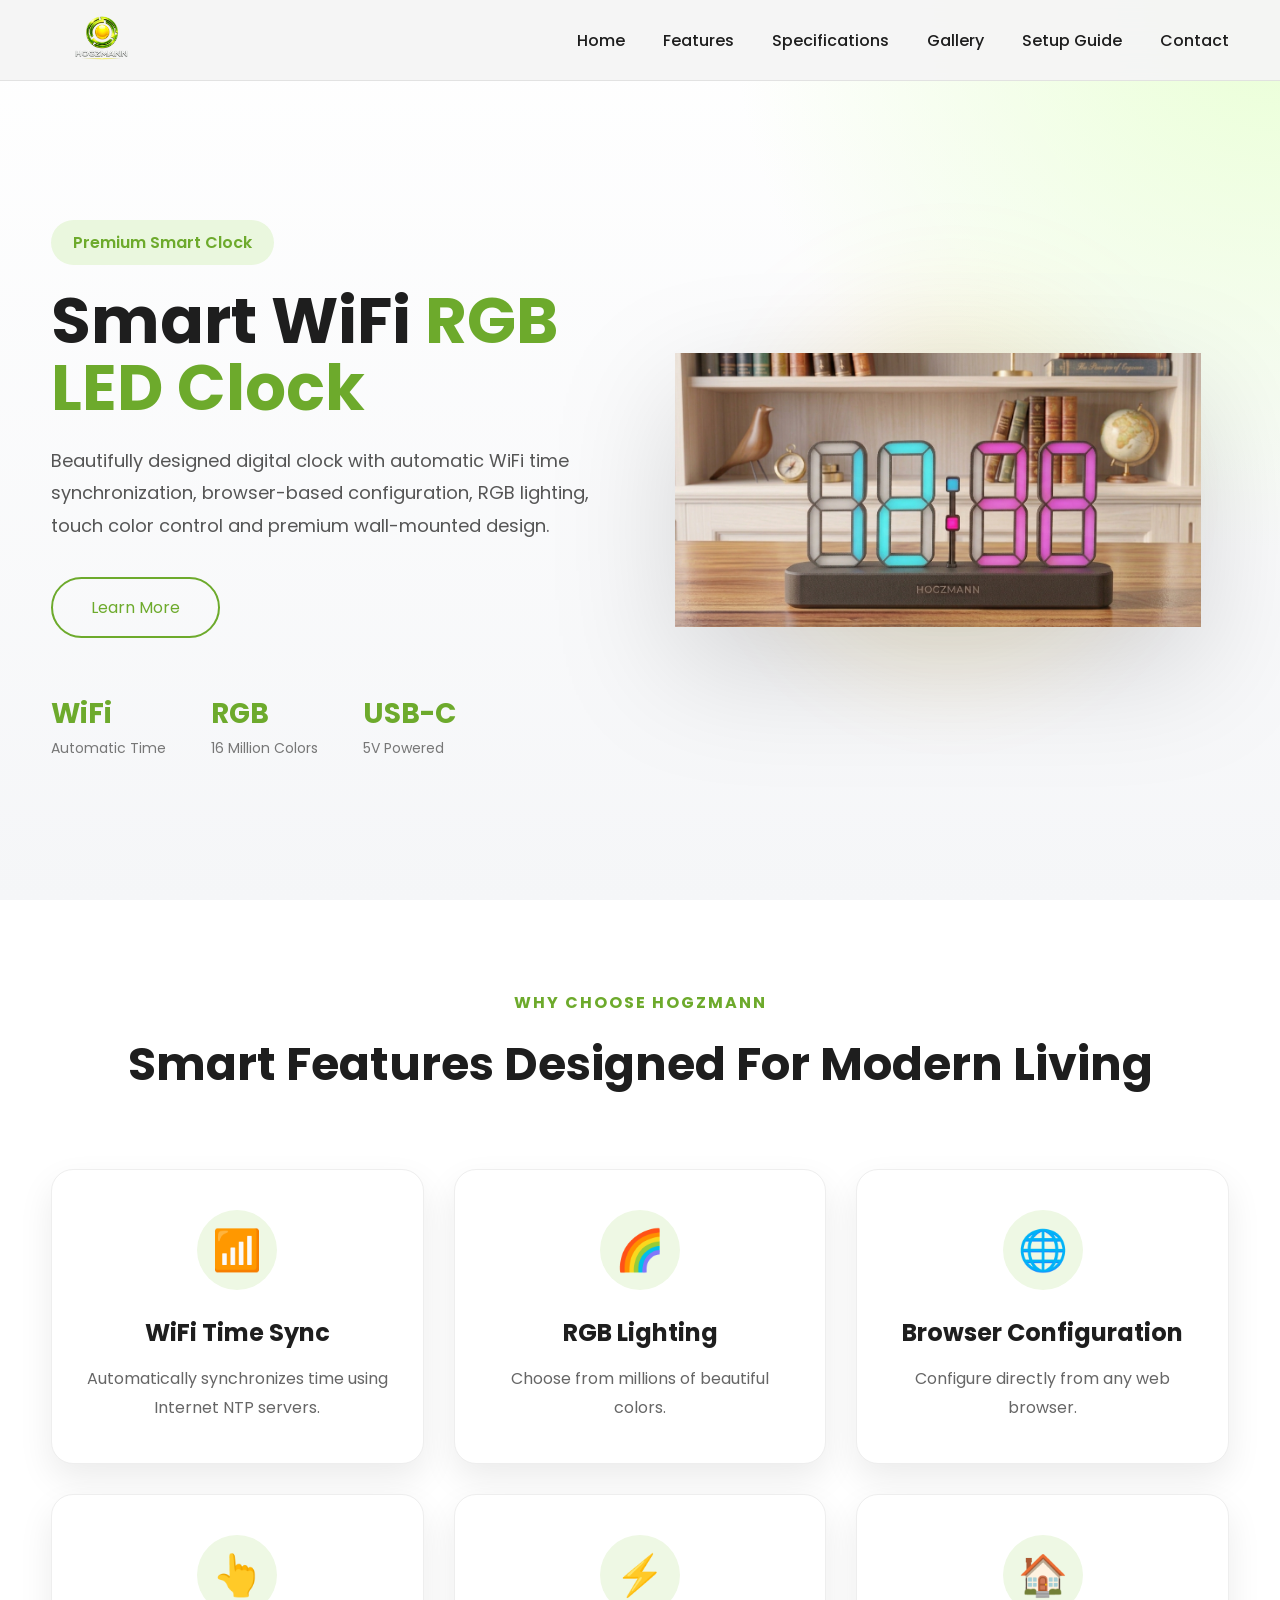
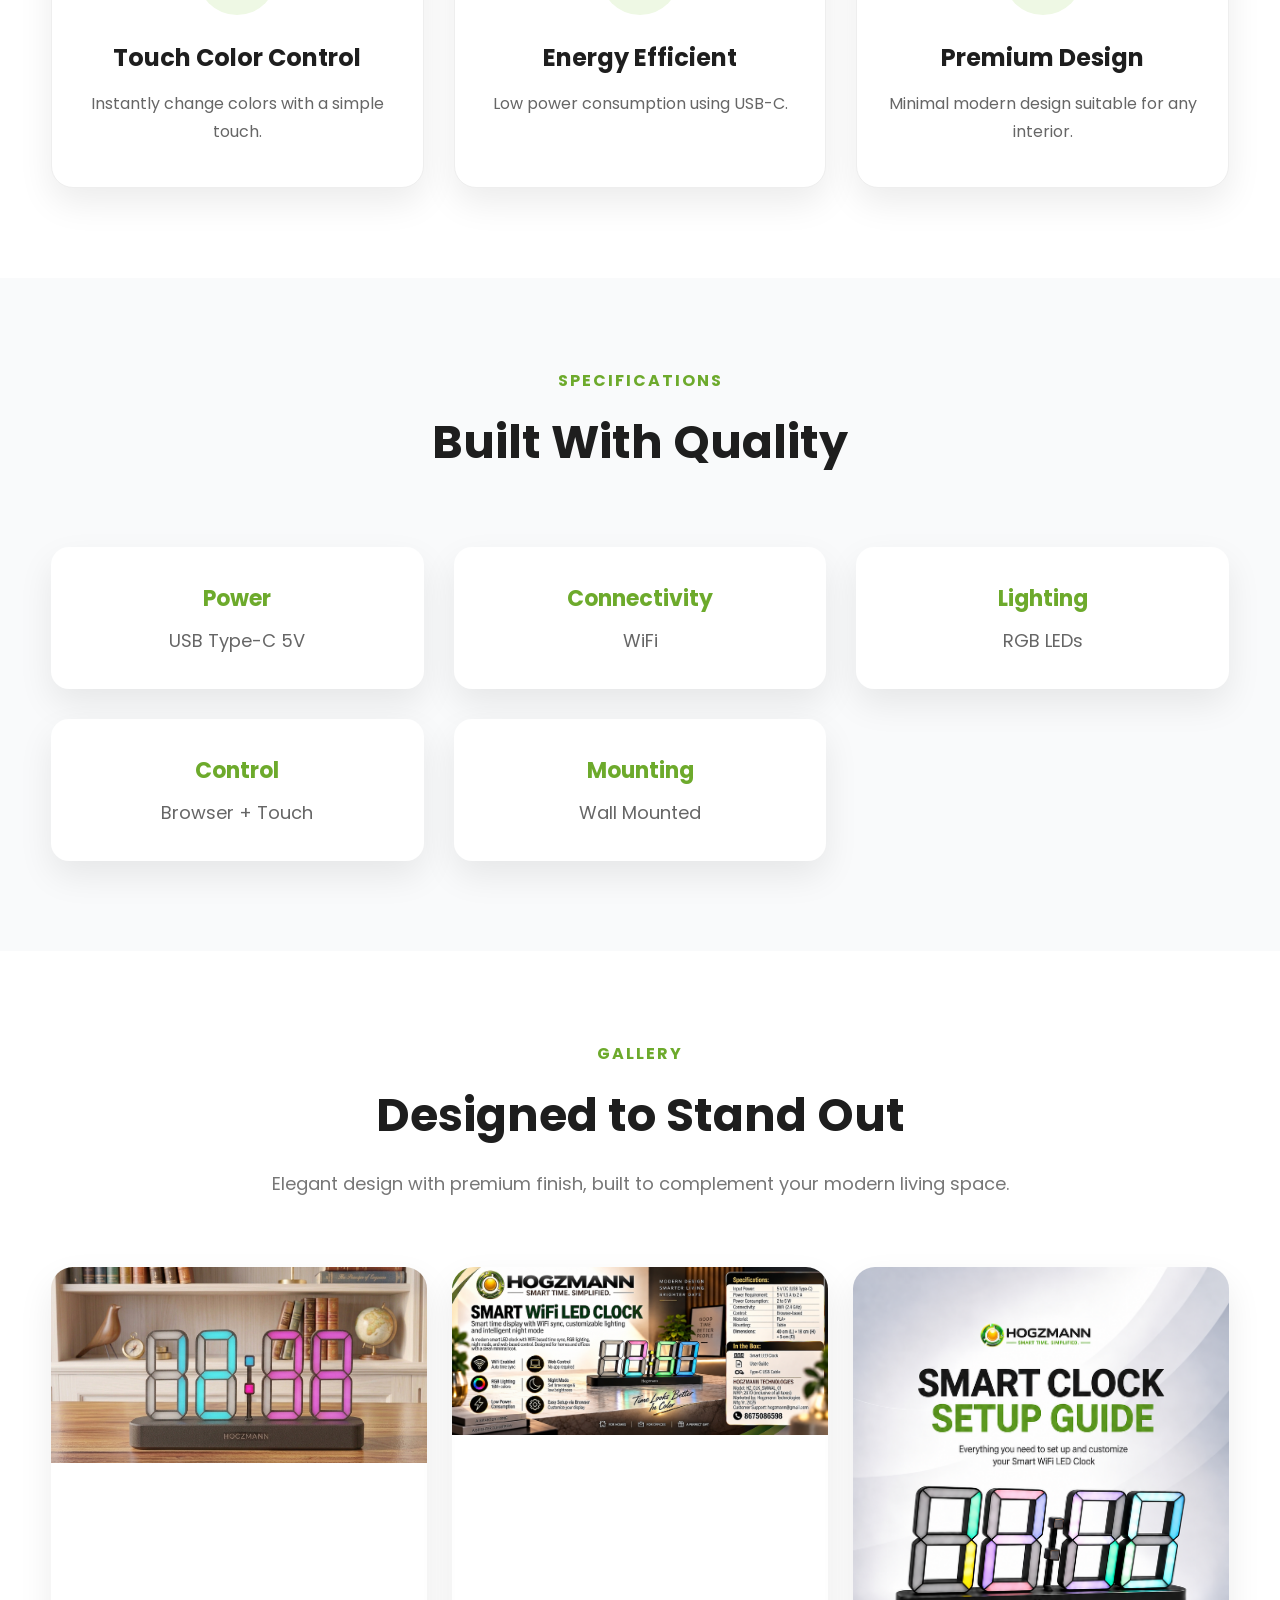
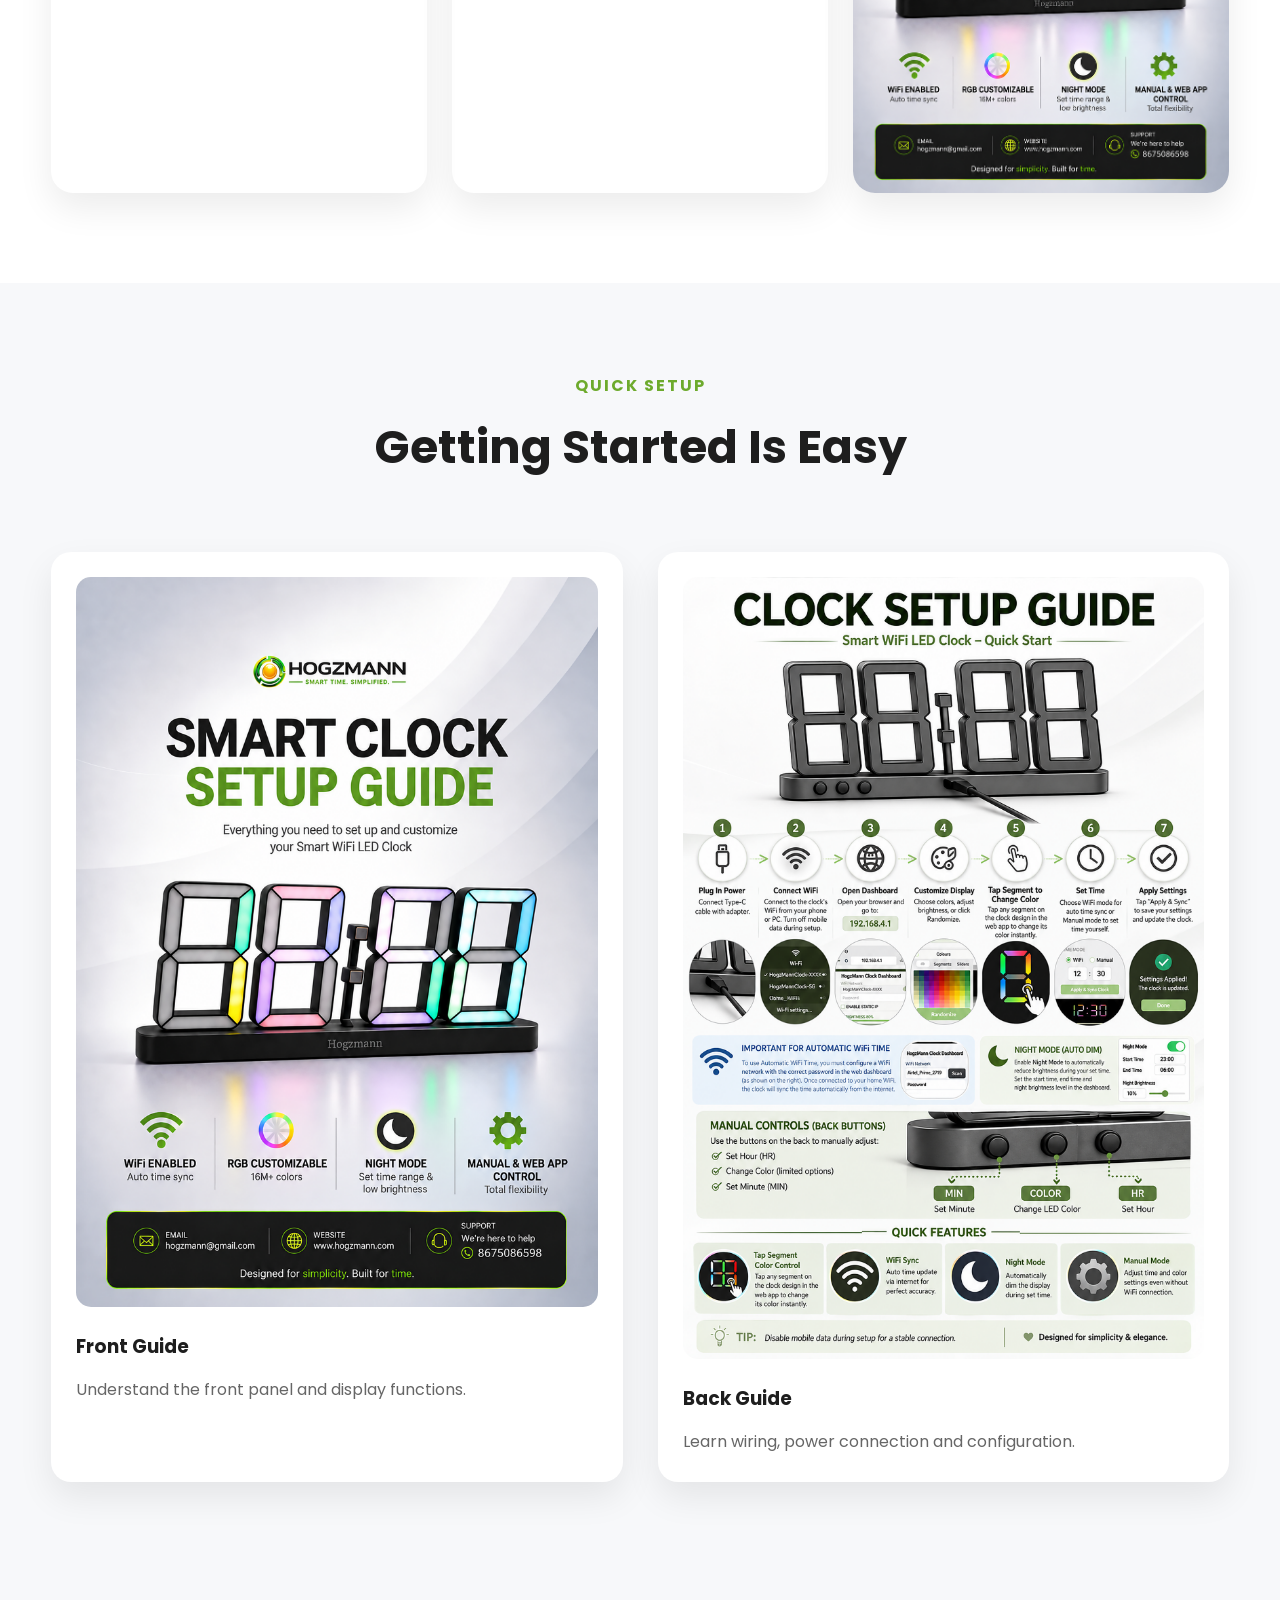
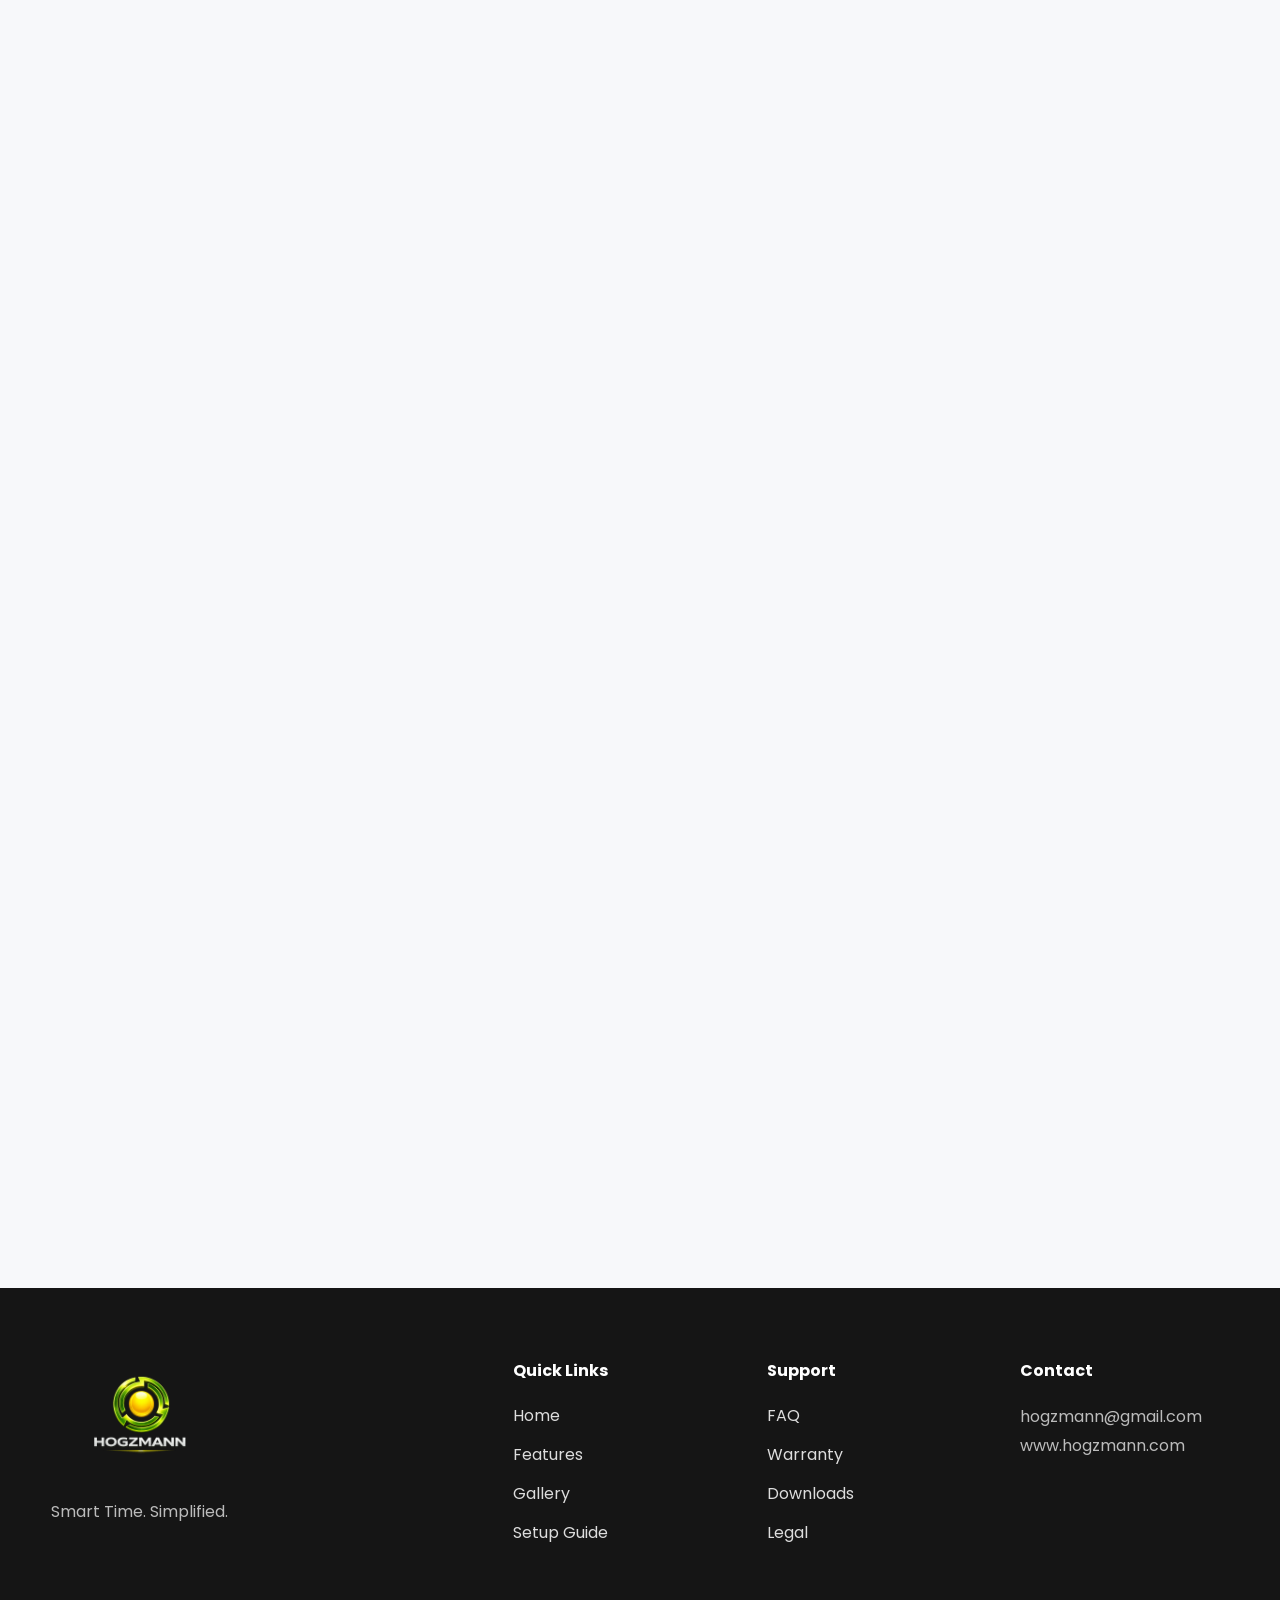
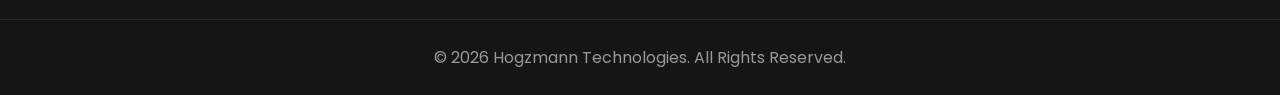
<file: index.html>
<!DOCTYPE html>
<html lang="en">

<head>

    <meta charset="UTF-8">

    <meta name="viewport" content="width=device-width, initial-scale=1.0">

    <title>Hogzmann Technologies | Smart WiFi LED Clock</title>

    <meta name="description"
        content="Premium Smart WiFi RGB LED Clock designed by Hogzmann Technologies. Elegant. Intelligent. Built for modern homes.">

    <meta name="keywords"
        content="LED Clock, WiFi Clock, RGB Clock, ESP32 Clock, Hogzmann, Smart Clock">

    <meta name="author"
        content="Hogzmann Technologies">

    <link rel="icon" href="favicon.ico">

    <link rel="preconnect" href="https://fonts.googleapis.com">

    <link rel="preconnect"
        href="https://fonts.gstatic.com"
        crossorigin>

    <link href="https://fonts.googleapis.com/css2?family=Poppins:wght@300;400;500;600;700;800&display=swap"
        rel="stylesheet">

    <link rel="stylesheet"
        href="css/style.css">

    <link rel="stylesheet"
        href="css/responsive.css">

    <link rel="stylesheet"
        href="css/animation.css">

</head>

<body>

<div class="loader">

    <div class="loader-logo">

        <img src="images/logo.png"
            alt="Hogzmann">

    </div>

</div>



<header class="header">

    <div class="container">

        <div class="logo">

            <img src="images/logo.png"
                alt="Hogzmann Logo">

        </div>

        <nav class="navbar">

            <ul>

                <li><a href="#home">Home</a></li>

                <li><a href="#features">Features</a></li>

                <li><a href="#specifications">Specifications</a></li>

                <li><a href="#gallery">Gallery</a></li>

                <li><a href="#setup">Setup Guide</a></li>

                <li><a href="#contact">Contact</a></li>

            </ul>

        </nav>

    </div>

</header>



<section id="home"
    class="hero">

    <div class="container hero-grid">

        <div class="hero-left">

            <span class="badge">

                Premium Smart Clock

            </span>

            <h1>

                Smart WiFi

                <span>

                    RGB LED Clock

                </span>

            </h1>

            <p>

                Beautifully designed digital clock with automatic WiFi time synchronization,

                browser-based configuration,

                RGB lighting,

                touch color control

                and premium wall-mounted design.

            </p>

            <div class="hero-buttons">

                <a href="#features"
                    class="btn-secondary">

                    Learn More

                </a>

            </div>

            <div class="hero-stats">

                <div>

                    <h3>WiFi</h3>

                    <span>Automatic Time</span>

                </div>

                <div>

                    <h3>RGB</h3>

                    <span>16 Million Colors</span>

                </div>

                <div>

                    <h3>USB-C</h3>

                    <span>5V Powered</span>

                </div>

            </div>

        </div>



        <div class="hero-right">

            <div class="rgb-glow"></div>

            <img src="images/hero-clock.png"
                alt="Hogzmann Smart Clock"
                class="hero-clock">

        </div>

    </div>

</section>



<section id="features"
    class="features">

    <div class="container">

        <div class="section-title">

            <span>Why Choose Hogzmann</span>

            <h2>

                Smart Features Designed

                For Modern Living

            </h2>

        </div>

        <div class="feature-grid">

            <div class="feature-card">

                <div class="icon">

                    📶

                </div>

                <h3>

                    WiFi Time Sync

                </h3>

                <p>

                    Automatically synchronizes time using Internet NTP servers.

                </p>

            </div>

            <div class="feature-card">

                <div class="icon">

                    🌈

                </div>

                <h3>

                    RGB Lighting

                </h3>

                <p>

                    Choose from millions of beautiful colors.

                </p>

            </div>
			
            <div class="feature-card">

                <div class="icon">

                    🌐

                </div>

                <h3>

                    Browser Configuration

                </h3>

                <p>

                    Configure directly from any web browser.

                </p>

            </div>

            <div class="feature-card">

                <div class="icon">

                    👆

                </div>

                <h3>

                    Touch Color Control

                </h3>

                <p>

                    Instantly change colors with a simple touch.

                </p>

            </div>

            <div class="feature-card">

                <div class="icon">

                    ⚡

                </div>

                <h3>

                    Energy Efficient

                </h3>

                <p>

                    Low power consumption using USB-C.

                </p>

            </div>

            <div class="feature-card">

                <div class="icon">

                    🏠

                </div>

                <h3>

                    Premium Design

                </h3>

                <p>

                    Minimal modern design suitable for any interior.

                </p>

            </div>

        </div>

    </div>

</section>



<section id="specifications"
    class="specifications">

    <div class="container">

        <div class="section-title">

            <span>Specifications</span>

            <h2>

                Built With Quality

            </h2>

        </div>

        <div class="spec-grid">

            <div class="spec-card">

                <h4>Power</h4>

                <p>USB Type-C 5V</p>

            </div>

            <div class="spec-card">

                <h4>Connectivity</h4>

                <p>WiFi</p>

            </div>

            <div class="spec-card">

                <h4>Lighting</h4>

                <p>RGB LEDs</p>

            </div>

            <div class="spec-card">

                <h4>Control</h4>

                <p>Browser + Touch</p>

            </div>

            <div class="spec-card">

                <h4>Mounting</h4>

                <p>Wall Mounted</p>

            </div>

        </div>

    </div>

</section>

<!-- ===================== GALLERY ===================== -->

<section id="gallery" class="gallery">

    <div class="container">

        <div class="section-title">

            <span>Gallery</span>

            <h2>Designed to Stand Out</h2>

            <p>
                Elegant design with premium finish, built to complement
                your modern living space.
            </p>

        </div>

        <div class="gallery-grid">

            <div class="gallery-item">
                <img src="images/hero-clock.png" alt="Clock Front">
            </div>

            <div class="gallery-item">
                <img src="images/package.png" alt="Packaging">
            </div>

            <div class="gallery-item">
                <img src="images/setup-front.png" alt="Setup Guide">
            </div>

        </div>

    </div>

</section>



<!-- ===================== SETUP GUIDE ===================== -->

<section id="setup" class="setup">

    <div class="container">

        <div class="section-title">

            <span>Quick Setup</span>

            <h2>Getting Started Is Easy</h2>

        </div>

        <div class="setup-grid">

            <div class="setup-card">

                <img src="images/setup-front.png"
                    alt="Front Guide">

                <h3>Front Guide</h3>

                <p>
                    Understand the front panel and display functions.
                </p>

            </div>

            <div class="setup-card">

                <img src="images/setup-back.png"
                    alt="Back Guide">

                <h3>Back Guide</h3>

                <p>
                    Learn wiring, power connection and configuration.
                </p>

            </div>

        </div>

    </div>

</section>



<!-- ===================== ABOUT ===================== -->

<section class="about">

    <div class="container about-grid">

        <div>

            <img src="images/logo.png"
                class="about-logo"
                alt="Hogzmann">

        </div>

        <div>

            <span>About Hogzmann</span>

            <h2>

                Smart Time.

                Simplified.

            </h2>

            <p>

                Hogzmann Technologies creates elegant smart electronic
                products that combine modern design, intelligent
                technology and reliable performance.

            </p>

            <p>

                Our mission is to build products that are beautiful,
                simple to use and built with quality.

            </p>

        </div>

    </div>

</section>



<!-- ===================== CONTACT ===================== -->

<section id="contact" class="contact">

    <div class="container">

        <div class="section-title">

            <span>Contact</span>

            <h2>

                We'd Love To Hear From You

            </h2>

        </div>

        <div class="contact-wrapper">

            <div class="contact-card">

                <h3>Email</h3>

                <p>hogzmann@gmail.com</p>

            </div>

            <div class="contact-card">

                <h3>Website</h3>

                <p>www.hogzmann.com</p>

            </div>

            <div class="contact-card">

                <h3>Status</h3>

                <p>Product Launching Soon</p>

            </div>

        </div>

    </div>

</section>



<!-- ===================== CALL TO ACTION ===================== -->

<section class="cta">

    <div class="container">

        <h2>

            Experience Smart Time

        </h2>

        <p>

            Be the first to know when the Hogzmann Smart WiFi LED Clock
            becomes available.

        </p>

        <a href="#contact" class="btn-primary">

            Notify Me

        </a>

    </div>

</section>



<!-- ===================== FOOTER ===================== -->

<footer>

    <div class="container footer-grid">

        <div>

            <img src="images/logo.png"
                class="footer-logo"
                alt="Hogzmann">

            <p>

                Smart Time.
                Simplified.

            </p>

        </div>

        <div>

            <h4>Quick Links</h4>

            <ul>

                <li><a href="#home">Home</a></li>

                <li><a href="#features">Features</a></li>

                <li><a href="#gallery">Gallery</a></li>

                <li><a href="#setup">Setup Guide</a></li>

            </ul>

        </div>

        <div>

            <h4>Support</h4>

            <ul>

                <li><a href="#">FAQ</a></li>

                <li><a href="#">Warranty</a></li>

                <li><a href="#">Downloads</a></li>

				<li><a href="opensource.html">Legal</a></li>

            </ul>

        </div>

        <div>

            <h4>Contact</h4>

            <p>hogzmann@gmail.com</p>

            <p>www.hogzmann.com</p>

        </div>

    </div>
	
    <div class="copyright">

        © 2026 Hogzmann Technologies. All Rights Reserved.

    </div>

</footer>



<!-- ===================== SCROLL TOP ===================== -->

<button id="scrollTop">

    ↑

</button>



<!-- ===================== JAVASCRIPT ===================== -->

<script src="js/script.js"></script>

</body>

</html>
</file>
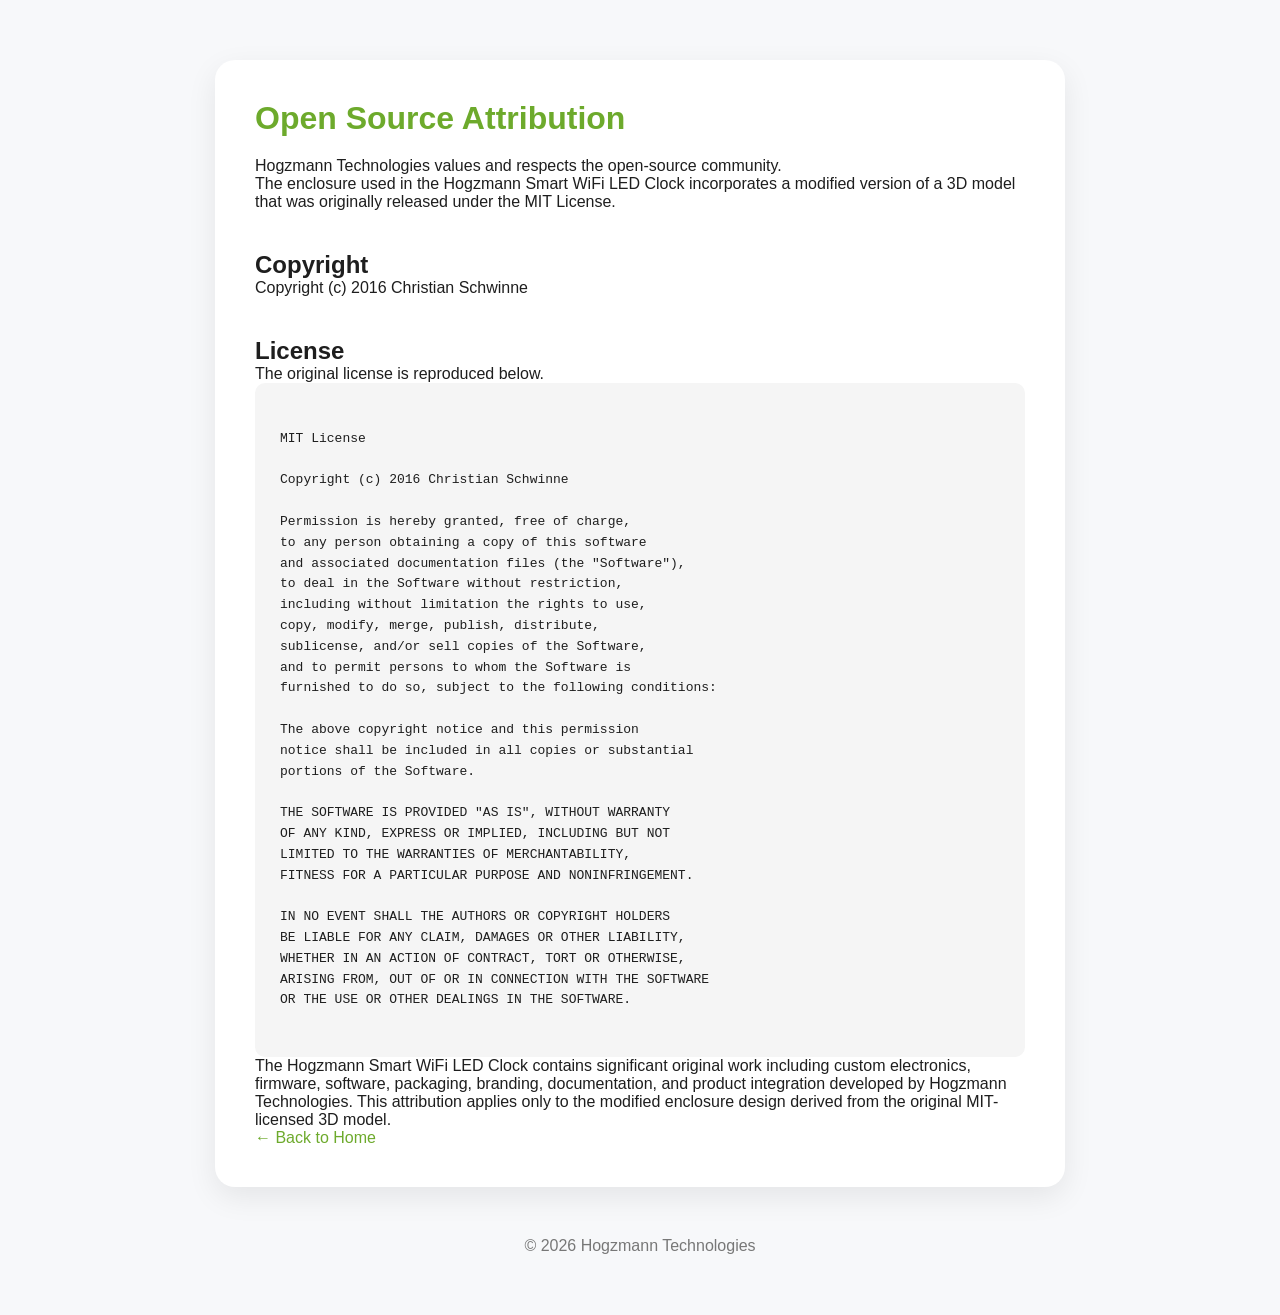
<file: opensource.html>
<!DOCTYPE html>
<html lang="en">

<head>

<meta charset="UTF-8">

<meta name="viewport" content="width=device-width, initial-scale=1.0">

<title>Open Source Attribution | Hogzmann Technologies</title>

<link rel="stylesheet" href="css/style.css">

<style>

body{

font-family:Poppins,sans-serif;

background:#f7f8fa;

margin:0;

}

.container{

max-width:900px;

margin:auto;

padding:60px 25px;

}

.card{

background:white;

padding:40px;

border-radius:20px;

box-shadow:0 10px 30px rgba(0,0,0,.08);

}

h1{

color:#6DAA2C;

margin-bottom:20px;

}

h2{

margin-top:40px;

}

pre{

background:#f5f5f5;

padding:25px;

overflow:auto;

border-radius:10px;

white-space:pre-wrap;

font-family:monospace;

line-height:1.6;

}

a{

color:#6DAA2C;

text-decoration:none;

}

.footer{

text-align:center;

margin-top:50px;

color:#777;

}

</style>

</head>

<body>

<div class="container">

<div class="card">

<h1>Open Source Attribution</h1>

<p>

Hogzmann Technologies values and respects the open-source community.

</p>

<p>

The enclosure used in the Hogzmann Smart WiFi LED Clock incorporates a modified version of a 3D model that was originally released under the MIT License.

</p>

<h2>Copyright</h2>

<p>

Copyright (c) 2016 Christian Schwinne

</p>

<h2>License</h2>

<p>

The original license is reproduced below.

</p>

<pre>

MIT License

Copyright (c) 2016 Christian Schwinne

Permission is hereby granted, free of charge,
to any person obtaining a copy of this software
and associated documentation files (the "Software"),
to deal in the Software without restriction,
including without limitation the rights to use,
copy, modify, merge, publish, distribute,
sublicense, and/or sell copies of the Software,
and to permit persons to whom the Software is
furnished to do so, subject to the following conditions:

The above copyright notice and this permission
notice shall be included in all copies or substantial
portions of the Software.

THE SOFTWARE IS PROVIDED "AS IS", WITHOUT WARRANTY
OF ANY KIND, EXPRESS OR IMPLIED, INCLUDING BUT NOT
LIMITED TO THE WARRANTIES OF MERCHANTABILITY,
FITNESS FOR A PARTICULAR PURPOSE AND NONINFRINGEMENT.

IN NO EVENT SHALL THE AUTHORS OR COPYRIGHT HOLDERS
BE LIABLE FOR ANY CLAIM, DAMAGES OR OTHER LIABILITY,
WHETHER IN AN ACTION OF CONTRACT, TORT OR OTHERWISE,
ARISING FROM, OUT OF OR IN CONNECTION WITH THE SOFTWARE
OR THE USE OR OTHER DEALINGS IN THE SOFTWARE.

</pre>

<p>

The Hogzmann Smart WiFi LED Clock contains significant original work including custom electronics, firmware, software, packaging, branding, documentation, and product integration developed by Hogzmann Technologies. This attribution applies only to the modified enclosure design derived from the original MIT-licensed 3D model.

</p>

<p>

<a href="index.html">← Back to Home</a>

</p>

</div>

<div class="footer">

© 2026 Hogzmann Technologies

</div>

</div>

</body>

</html>
</file>
<file: css/style.css>
/* ===================================================
   HOGZMANN WEBSITE
   Main Stylesheet
   Version 1.0
=================================================== */

:root{

    --primary:#6DAA2C;
    --primary-dark:#5A8D22;

    --gold:#DDB11F;

    --dark:#1E1E1E;

    --gray:#666;

    --light:#F7F8FA;

    --white:#FFFFFF;

    --shadow:0 15px 35px rgba(0,0,0,.08);

    --shadow-lg:0 30px 60px rgba(0,0,0,.15);

    --radius:18px;

    --transition:.35s ease;

}


*{

    margin:0;

    padding:0;

    box-sizing:border-box;

}

html{

    scroll-behavior:smooth;

}

body{

    font-family:'Poppins',sans-serif;

    background:var(--light);

    color:var(--dark);

    overflow-x:hidden;

}

img{

    max-width:100%;

    display:block;

}

a{

    text-decoration:none;

    color:inherit;

}

ul{

    list-style:none;

}

.container{

    width:min(1200px,92%);

    margin:auto;

}

section{

    padding:90px 0;

}


/* ================= Loader ================= */

.loader{

    position:fixed;

    inset:0;

    background:white;

    display:flex;

    align-items:center;

    justify-content:center;

    z-index:9999;

}

.loader img{

    width:130px;

    animation:float 2s infinite ease-in-out;

}

/* ================= Header ================= */

.header {
    position: fixed;
    top: 0;
    left: 0;
    width: 100%;
    z-index: 1000;

    backdrop-filter: blur(18px);

    /* Slightly darker than the current header */
    background: rgba(245, 245, 245, 0.94);

    border-bottom: 1px solid rgba(0, 0, 0, 0.08);
}

.header .container {
    display: flex;
    align-items: center;
    justify-content: space-between;
    height: 80px;
}

.logo img {
    height: 68px;
    width: auto;
    display: block;
}

.navbar ul {
    display: flex;
    gap: 38px;
}

.navbar a {
    font-weight: 500;
    transition: .3s;
}

.navbar a:hover {
    color: var(--primary);
}

.btn-nav {
    background: var(--primary);
    color: white;
    padding: 12px 28px;
    border-radius: 40px;
    transition: var(--transition);
}

.btn-nav:hover {
    background: var(--primary-dark);
}


/* ================= Hero ================= */

.hero{

    padding-top:170px;

    min-height:100vh;

    display:flex;

    align-items:center;

    background:

    radial-gradient(circle at top right,#e9ffd5,transparent 35%),

    linear-gradient(180deg,#ffffff,#f5f6f8);

}

.hero-grid{

    display:grid;

    grid-template-columns:1fr 1fr;

    align-items:center;

    gap:70px;

}

.badge{

    display:inline-block;

    background:#EAF7DE;

    color:var(--primary);

    padding:10px 22px;

    border-radius:40px;

    margin-bottom:22px;

    font-weight:600;

}

.hero h1{

    font-size:64px;

    line-height:1.05;

    margin-bottom:24px;

}

.hero h1 span{

    color:var(--primary);

}

.hero p{

    font-size:18px;

    color:#555;

    line-height:1.8;

    margin-bottom:35px;

}

.hero-buttons{

    display:flex;

    gap:18px;

    margin-bottom:55px;

}

.btn-primary{

    padding:16px 38px;

    background:var(--primary);

    color:white;

    border-radius:45px;

    transition:var(--transition);

    box-shadow:0 15px 35px rgba(109,170,44,.35);

}

.btn-primary:hover{

    transform:translateY(-5px);

}

.btn-secondary{

    padding:16px 38px;

    border-radius:45px;

    border:2px solid var(--primary);

    color:var(--primary);

    transition:var(--transition);

}

.btn-secondary:hover{

    background:var(--primary);

    color:white;

}

.hero-stats{

    display:flex;

    gap:45px;

}

.hero-stats h3{

    font-size:28px;

    color:var(--primary);

}

.hero-stats span{

    color:#777;

    font-size:14px;

}

.hero-right{

    position:relative;

}

.hero-clock{

    width:95%;

    animation:float 4s ease-in-out infinite;

    position:relative;

    z-index:2;

}

.rgb-glow{

    position:absolute;

    width:500px;

    height:500px;

    background:radial-gradient(circle,

    rgba(109,170,44,.25),

    rgba(255,180,0,.10),

    transparent 70%);

    filter:blur(40px);

    top:50%;

    left:50%;

    transform:translate(-50%,-50%);

}


/* ================= Section Title ================= */

.section-title{

    text-align:center;

    margin-bottom:70px;

}

.section-title span{

    color:var(--primary);

    font-weight:700;

    text-transform:uppercase;

    letter-spacing:2px;

}

.section-title h2{

    font-size:46px;

    margin-top:15px;

}

.section-title p{

    color:#777;

    margin-top:20px;

    font-size:18px;

}

/* ==========================================
   FEATURES
========================================== */

.features{
    background:#fff;
}

.feature-grid{
    display:grid;
    grid-template-columns:repeat(3,1fr);
    gap:30px;
}

.feature-card{

    background:#fff;

    border-radius:22px;

    padding:40px 30px;

    text-align:center;

    box-shadow:var(--shadow);

    transition:.35s;

    border:1px solid #eee;

}

.feature-card:hover{

    transform:translateY(-12px);

    box-shadow:var(--shadow-lg);

}

.feature-card .icon{

    width:80px;

    height:80px;

    margin:auto;

    margin-bottom:25px;

    display:flex;

    align-items:center;

    justify-content:center;

    font-size:40px;

    border-radius:50%;

    background:#eef8e4;

}

.feature-card h3{

    margin-bottom:15px;

    font-size:24px;

}

.feature-card p{

    color:#666;

    line-height:1.8;

}



/* ==========================================
   SPECIFICATIONS
========================================== */

.specifications{

    background:#f9fafb;

}

.spec-grid{

    display:grid;

    grid-template-columns:repeat(3,1fr);

    gap:30px;

}

.spec-card{

    background:white;

    padding:35px;

    border-radius:18px;

    box-shadow:var(--shadow);

    transition:.3s;

    text-align:center;

}

.spec-card:hover{

    transform:translateY(-10px);

}

.spec-card h4{

    color:var(--primary);

    margin-bottom:12px;

    font-size:22px;

}

.spec-card p{

    color:#666;

    font-size:18px;

}



/* ==========================================
   GALLERY
========================================== */

.gallery{

    background:white;

}

.gallery-grid{

    display:grid;

    grid-template-columns:repeat(3,1fr);

    gap:25px;

}

.gallery-item{

    overflow:hidden;

    border-radius:22px;

    box-shadow:var(--shadow);

}

.gallery-item img{

    width:100%;

    transition:.45s;

}

.gallery-item:hover img{

    transform:scale(1.08);

}



/* ==========================================
   SETUP GUIDE
========================================== */

.setup{

    background:#f7f8fa;

}

.setup-grid{

    display:grid;

    grid-template-columns:repeat(2,1fr);

    gap:35px;

}

.setup-card{

    background:white;

    padding:25px;

    border-radius:20px;

    box-shadow:var(--shadow);

    transition:.3s;

}

.setup-card:hover{

    transform:translateY(-8px);

}

.setup-card img{

    border-radius:15px;

    margin-bottom:25px;

}

.setup-card h3{

    margin-bottom:15px;

}

.setup-card p{

    color:#666;

    line-height:1.8;

}



/* ==========================================
   ABOUT
========================================== */

.about{

    background:white;

}

.about-grid{

    display:grid;

    grid-template-columns:400px 1fr;

    gap:80px;

    align-items:center;

}

.about-logo{

    width:100%;

    max-width:300px;

}

.about span{

    color:var(--primary);

    font-weight:700;

    letter-spacing:2px;

}

.about h2{

    font-size:48px;

    margin:20px 0;

}

.about p{

    color:#666;

    line-height:1.9;

    margin-bottom:18px;

}



/* ==========================================
   CONTACT
========================================== */

.contact{

    background:#f9fafb;

}

.contact-wrapper{

    display:grid;

    grid-template-columns:repeat(3,1fr);

    gap:30px;

}

.contact-card{

    background:white;

    padding:40px;

    border-radius:18px;

    text-align:center;

    box-shadow:var(--shadow);

}

.contact-card h3{

    margin-bottom:18px;

    color:var(--primary);

}

.contact-card p{

    color:#666;

}



/* ==========================================
   CTA
========================================== */

.cta{

    background:linear-gradient(135deg,#6DAA2C,#93c748);

    text-align:center;

    color:white;

}

.cta h2{

    font-size:48px;

    margin-bottom:20px;

}

.cta p{

    width:700px;

    max-width:100%;

    margin:auto;

    margin-bottom:35px;

    line-height:1.8;

}

.cta .btn-primary{

    background:white;

    color:var(--primary);

}



/* ==========================================
   FOOTER
========================================== */

footer{

    background:#151515;

    color:white;

    padding-top:70px;

}

.footer-grid{

    display:grid;

    grid-template-columns:2fr 1fr 1fr 1fr;

    gap:45px;

}

.footer-logo{

    width:180px;

    margin-bottom:20px;

}

.footer-grid h4{

    margin-bottom:20px;

}

.footer-grid ul li{

    margin-bottom:14px;

}

.footer-grid a{

    color:#ddd;

    transition:.3s;

}

.footer-grid a:hover{

    color:#6DAA2C;

}

.footer-grid p{

    color:#bbb;

    line-height:1.8;

}

.copyright{

    text-align:center;

    margin-top:60px;

    padding:25px;

    border-top:1px solid rgba(255,255,255,.08);

    color:#999;

}



/* ==========================================
   SCROLL BUTTON
========================================== */

#scrollTop{

    position:fixed;

    right:30px;

    bottom:30px;

    width:55px;

    height:55px;

    border:none;

    border-radius:50%;

    background:#6DAA2C;

    color:white;

    font-size:22px;

    cursor:pointer;

    display:none;

    box-shadow:0 15px 35px rgba(0,0,0,.2);

    transition:.3s;

    z-index:999;

}

#scrollTop:hover{

    transform:translateY(-6px);

}
</file>
<file: css/responsive.css>
/* ==========================================
   RESPONSIVE DESIGN
   Hogzmann Technologies
========================================== */


/* ===============================
   Large Laptop
=================================*/

@media (max-width:1200px){

.container{

    width:94%;

}

.hero h1{

    font-size:56px;

}

.section-title h2{

    font-size:42px;

}

}



/* ===============================
   Tablet Landscape
=================================*/

@media (max-width:992px){

.header .container{

    height:75px;

}

.navbar{

    display:none;

}

.hero{

    padding-top:130px;

}

.hero-grid{

    grid-template-columns:1fr;

    gap:60px;

    text-align:center;

}

.hero-buttons{

    justify-content:center;

}

.hero-stats{

    justify-content:center;

    flex-wrap:wrap;

}

.hero-right{

    order:-1;

}

.hero-clock{

    width:80%;

    margin:auto;

}

.feature-grid{

    grid-template-columns:repeat(2,1fr);

}

.spec-grid{

    grid-template-columns:repeat(2,1fr);

}

.gallery-grid{

    grid-template-columns:repeat(2,1fr);

}

.setup-grid{

    grid-template-columns:1fr;

}

.about-grid{

    grid-template-columns:1fr;

    text-align:center;

}

.about-logo{

    margin:auto;

}

.contact-wrapper{

    grid-template-columns:1fr;

}

.footer-grid{

    grid-template-columns:repeat(2,1fr);

}

}



/* ===============================
   Mobile
=================================*/

@media (max-width:768px){

section{

    padding:70px 0;

}

.header{

    backdrop-filter:none;

}

.logo img{

    height:48px;

}

.btn-nav{

    padding:10px 22px;

    font-size:14px;

}

.hero{

    min-height:auto;

}

.hero h1{

    font-size:42px;

}

.hero p{

    font-size:16px;

}

.hero-buttons{

    flex-direction:column;

    align-items:center;

}

.btn-primary,

.btn-secondary{

    width:220px;

    text-align:center;

}

.hero-stats{

    flex-direction:column;

    gap:18px;

}

.section-title h2{

    font-size:34px;

}

.section-title p{

    font-size:16px;

}

.feature-grid{

    grid-template-columns:1fr;

}

.spec-grid{

    grid-template-columns:1fr;

}

.gallery-grid{

    grid-template-columns:1fr;

}

.footer-grid{

    grid-template-columns:1fr;

    text-align:center;

}

.footer-logo{

    margin:auto;

    margin-bottom:20px;

}

.cta h2{

    font-size:34px;

}

.cta p{

    font-size:16px;

}

}



/* ===============================
   Small Mobile
=================================*/

@media (max-width:480px){

.container{

    width:92%;

}

.hero{

    padding-top:110px;

}

.hero h1{

    font-size:34px;

}

.badge{

    font-size:13px;

}

.hero p{

    line-height:1.7;

}

.hero-clock{

    width:100%;

}

.rgb-glow{

    width:300px;

    height:300px;

}

.section-title h2{

    font-size:28px;

}

.feature-card{

    padding:30px 22px;

}

.spec-card{

    padding:28px;

}

.setup-card{

    padding:18px;

}

.contact-card{

    padding:28px;

}

.about h2{

    font-size:34px;

}

.cta{

    padding:70px 0;

}

.cta h2{

    font-size:30px;

}

#scrollTop{

    width:45px;

    height:45px;

    right:15px;

    bottom:15px;

}

}



/* ===============================
   Ultra Wide Screens
=================================*/

@media (min-width:1600px){

.container{

    max-width:1400px;

}

.hero h1{

    font-size:72px;

}

.hero-clock{

    width:90%;

}

}
</file>
<file: css/animation.css>
/* ==========================================
   HOGZMANN ANIMATIONS
========================================== */

/* Smooth scrolling */
html{
    scroll-behavior:smooth;
}

/* Global transitions */
*{
    transition:
        background-color .3s ease,
        color .3s ease,
        border-color .3s ease,
        box-shadow .3s ease,
        transform .3s ease;
}


/* ==========================================
   FLOATING CLOCK
========================================== */

@keyframes float{

    0%{

        transform:translateY(0px);

    }

    50%{

        transform:translateY(-18px);

    }

    100%{

        transform:translateY(0px);

    }

}

.hero-clock{

    animation:float 5s ease-in-out infinite;

}



/* ==========================================
   RGB GLOW
========================================== */

@keyframes rgbGlow{

    0%{

        filter:blur(40px) hue-rotate(0deg);

    }

    50%{

        filter:blur(70px) hue-rotate(120deg);

    }

    100%{

        filter:blur(40px) hue-rotate(360deg);

    }

}

.rgb-glow{

    animation:rgbGlow 10s linear infinite;

}



/* ==========================================
   HERO TEXT
========================================== */

.hero h1{

    animation:fadeUp .8s ease forwards;

}

.hero p{

    animation:fadeUp 1.2s ease forwards;

}

.hero-buttons{

    animation:fadeUp 1.5s ease forwards;

}



/* ==========================================
   FADE UP
========================================== */

@keyframes fadeUp{

    from{

        opacity:0;

        transform:translateY(35px);

    }

    to{

        opacity:1;

        transform:translateY(0);

    }

}



/* ==========================================
   SECTION FADE
========================================== */

.fade-section{

    opacity:0;

    transform:translateY(60px);

    transition:all .8s ease;

}

.fade-section.show{

    opacity:1;

    transform:translateY(0);

}



/* ==========================================
   FEATURE CARDS
========================================== */

.feature-card{

    overflow:hidden;

    position:relative;

}

.feature-card::before{

    content:"";

    position:absolute;

    top:0;

    left:-100%;

    width:100%;

    height:4px;

    background:linear-gradient(
        90deg,
        #6DAA2C,
        #DDB11F
    );

    transition:.5s;

}

.feature-card:hover::before{

    left:0;

}

.feature-card:hover{

    transform:translateY(-15px);

}



/* ==========================================
   GALLERY
========================================== */

.gallery-item{

    cursor:pointer;

}

.gallery-item img{

    transition:transform .6s ease;

}

.gallery-item:hover img{

    transform:scale(1.12);

}



/* ==========================================
   BUTTONS
========================================== */

.btn-primary{

    position:relative;

    overflow:hidden;

}

.btn-primary::after{

    content:"";

    position:absolute;

    width:0;

    height:100%;

    left:50%;

    top:0;

    background:rgba(255,255,255,.15);

    transition:.4s;

}

.btn-primary:hover::after{

    width:220%;

    left:-60%;

}



/* ==========================================
   NAVBAR
========================================== */

.header{

    transition:.35s;

}

.header.scrolled{

    box-shadow:0 12px 40px rgba(0,0,0,.12);

}



/* ==========================================
   SPEC CARD
========================================== */

.spec-card:hover{

    transform:

        translateY(-10px)

        scale(1.03);

}



/* ==========================================
   CONTACT CARD
========================================== */

.contact-card:hover{

    transform:translateY(-10px);

}



/* ==========================================
   FOOTER LINKS
========================================== */

.footer-grid a{

    position:relative;

}

.footer-grid a::after{

    content:"";

    position:absolute;

    bottom:-3px;

    left:0;

    width:0;

    height:2px;

    background:#6DAA2C;

    transition:.3s;

}

.footer-grid a:hover::after{

    width:100%;

}



/* ==========================================
   LOADER
========================================== */

.loader{

    animation:loaderHide .8s ease 1.5s forwards;

}

@keyframes loaderHide{

    to{

        opacity:0;

        visibility:hidden;

    }

}



/* ==========================================
   SCROLL BUTTON
========================================== */

#scrollTop{

    transition:.3s;

}

#scrollTop:hover{

    transform:translateY(-5px) scale(1.08);

}



/* ==========================================
   IMAGE SHADOW
========================================== */

.hero-clock{

    filter:drop-shadow(0 40px 60px rgba(0,0,0,.15));

}



/* ==========================================
   ICON BOUNCE
========================================== */

.feature-card:hover .icon{

    animation:bounce .7s;

}

@keyframes bounce{

    0%{

        transform:scale(1);

    }

    30%{

        transform:scale(1.25);

    }

    60%{

        transform:scale(.92);

    }

    100%{

        transform:scale(1);

    }

}



/* ==========================================
   CTA
========================================== */

.cta{

    background-size:200% 200%;

    animation:gradientMove 10s linear infinite;

}

@keyframes gradientMove{

    0%{

        background-position:left;

    }

    50%{

        background-position:right;

    }

    100%{

        background-position:left;

    }

}



/* ==========================================
   LOGO
========================================== */

.logo img:hover{

    transform:rotate(-3deg) scale(1.05);

}



/* ==========================================
   HERO IMAGE HOVER
========================================== */

.hero-clock:hover{

    transform:scale(1.03);

}



/* ==========================================
   CARD SHINE
========================================== */

.feature-card::after{

    content:"";

    position:absolute;

    top:0;

    left:-120%;

    width:60%;

    height:100%;

    background:linear-gradient(

        90deg,

        transparent,

        rgba(255,255,255,.5),

        transparent

    );

    transform:skewX(-20deg);

}

.feature-card:hover::after{

    animation:shine .9s;

}

@keyframes shine{

    to{

        left:160%;

    }

}
</file>
